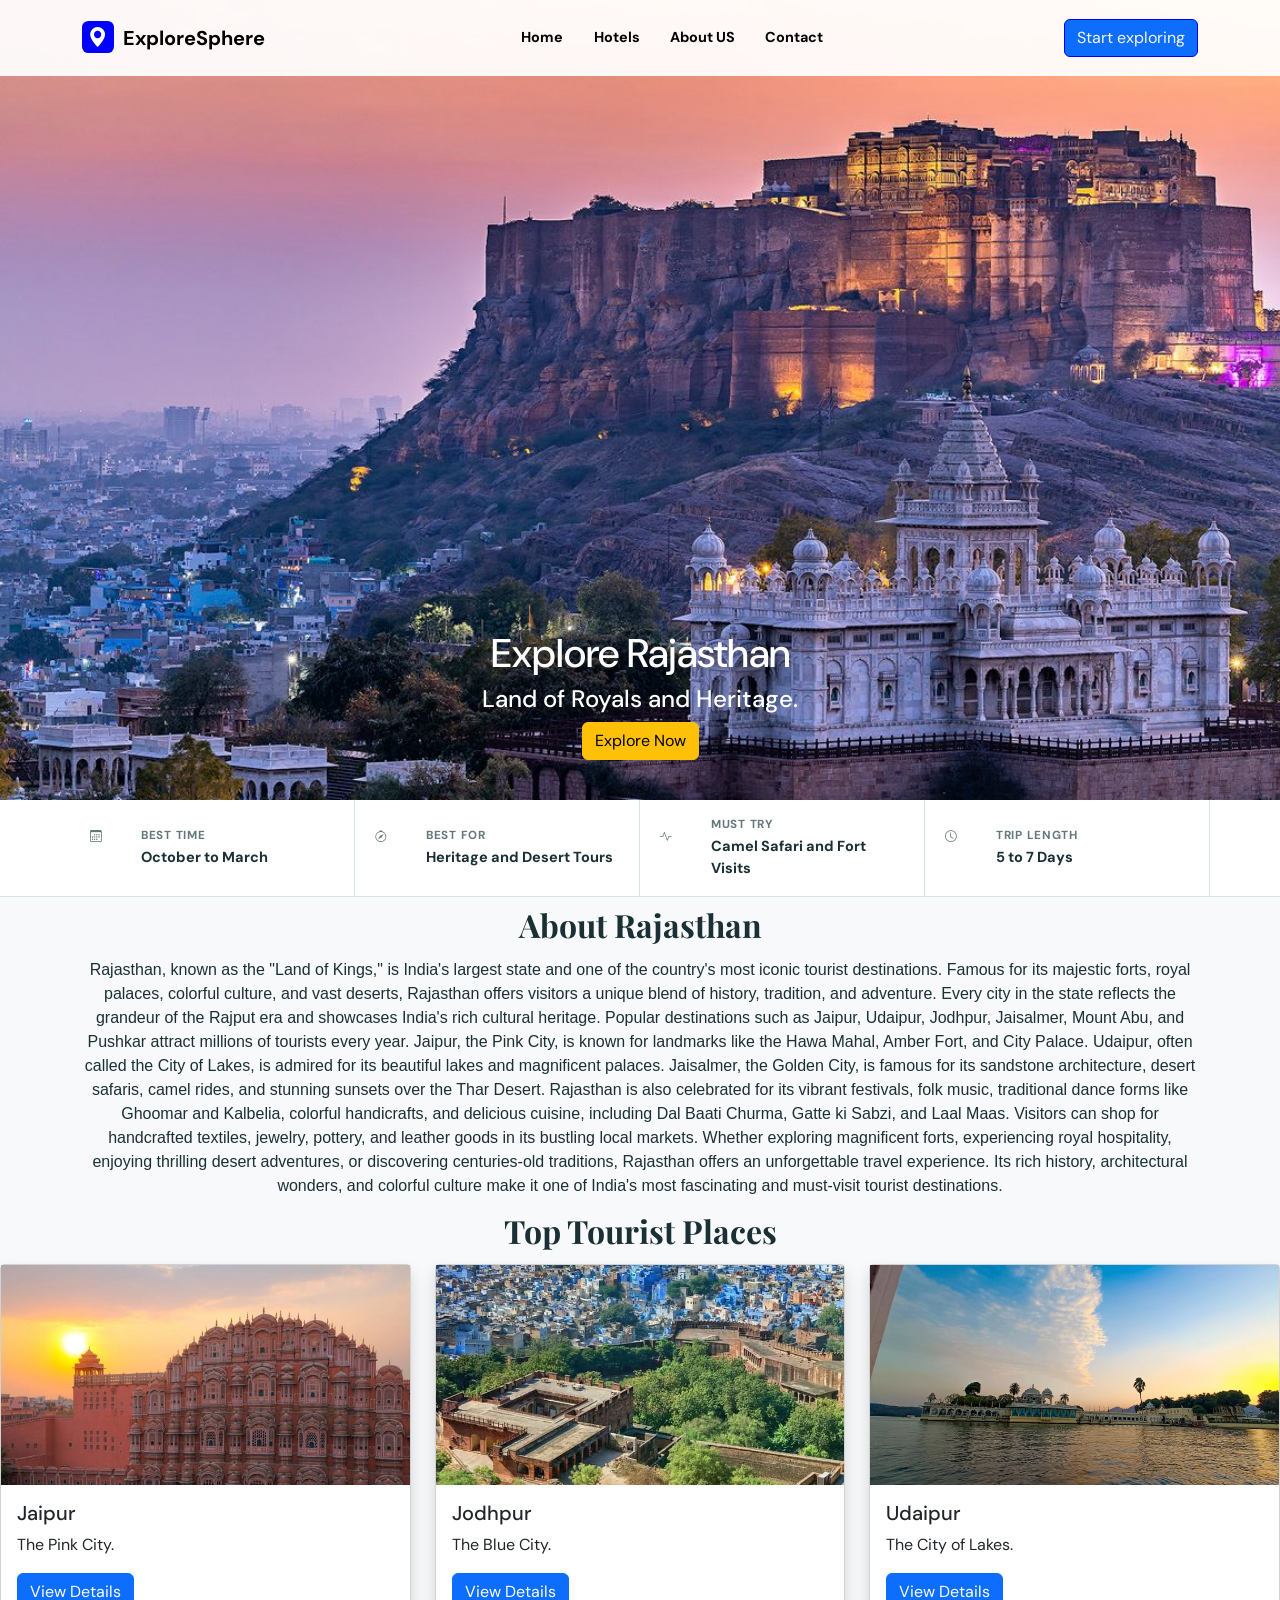
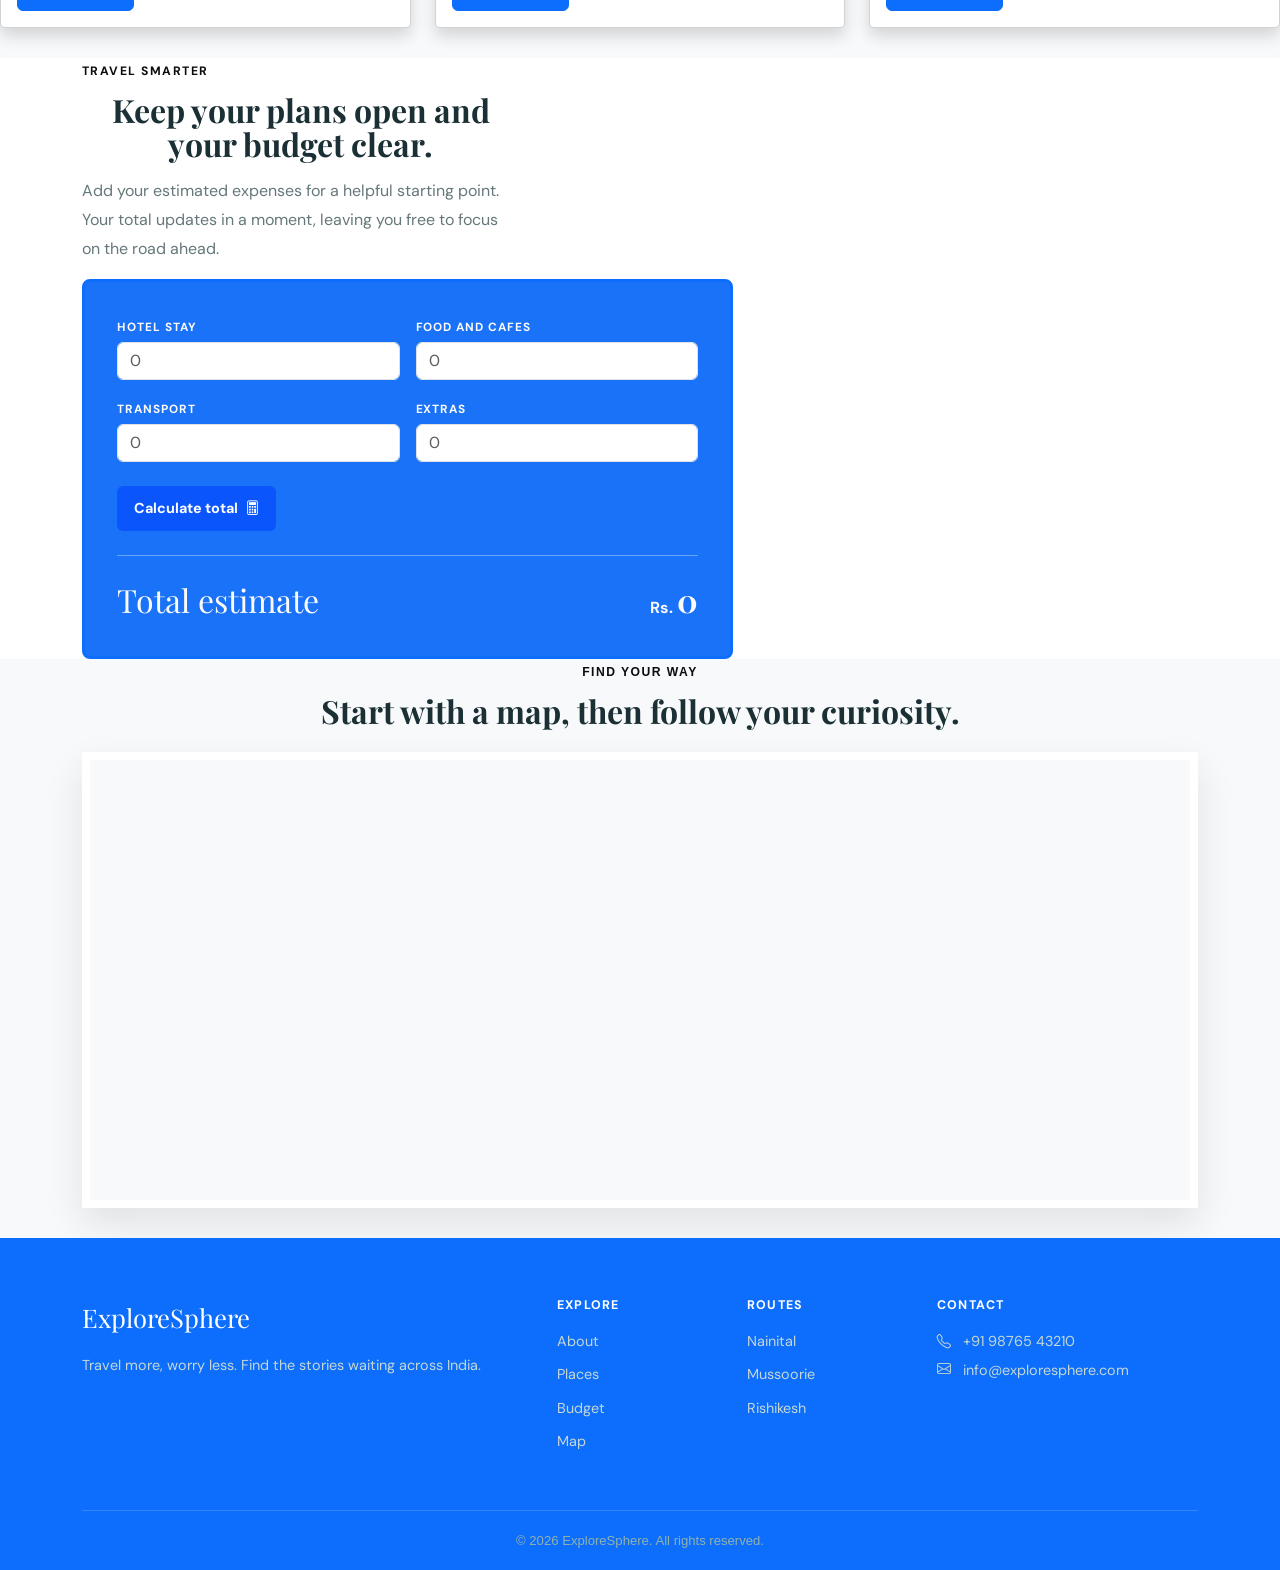
<file: statepage/rajsathan/rajasthan.html>
<!DOCTYPE html>
<html lang="en">
<head>
<meta charset="UTF-8">
<meta name="viewport" content="width=device-width, initial-scale=1.0">
<title>Uttarakhand - Tourist Guide</title>
<!-- Google Fonts -->
    <link
      href="https://fonts.googleapis.com/css2?family=DM+Sans:wght@400;500;600;700&family=Playfair+Display:wght@600;700&display=swap"
      rel="stylesheet"
    />
    <link
      href="https://cdn.jsdelivr.net/npm/bootstrap@5.3.3/dist/css/bootstrap.min.css"
      rel="stylesheet"
    />
    <link
      href="https://cdn.jsdelivr.net/npm/bootstrap-icons@1.11.3/font/bootstrap-icons.min.css"
      rel="stylesheet"
    />

    <!-- Custom CSS -->
    <link rel="stylesheet" href="style.css" />
</head>
<body>

<!-- =========================
     NAVBAR
========================= -->

    <nav class="navbar navbar-expand-lg fixed-top site-nav" id="siteNav">
      <div class="container">
        <a
          class="navbar-brand d-flex align-items-center"
          href="#home"
          aria-label="ExploreSphere home"
        >
        <!--bi-compass-fill  -->
          <span class="brand-mark"><i class="bi bi-geo-alt-fill brand-pin
            "></i></span
          >ExploreSphere
        </a>
        <button
          class="navbar-toggler"
          type="button"
          data-bs-toggle="collapse"
          data-bs-target="#mainNav"
          aria-controls="mainNav"
          aria-expanded="false"
          aria-label="Open navigation"
        >
          <span class="navbar-toggler-icon"></span>
        </button>
        <div class="collapse navbar-collapse" id="mainNav">
          <ul class="navbar-nav mx-lg-auto">
           <li class="nav-item">
             <a class="nav-link" href="../../index.html">Home</a>
            </li>
            <li class="nav-item">
              <a class="nav-link" href="/homepage/Hotels/hotel.html">Hotels</a>
            </li>
            <li class="nav-item">
              <a class="nav-link" href="/homepage/About us/about.html">About US</a>
            </li>
            <li class="nav-item">
              <a class="nav-link" href="/homepage/Contact/contact.html">Contact</a>
            </li>
          </ul>
          <div class="d-flex align-items-center gap-2 mt-3 mt-lg-0">
            
            <a class="btn btn-brand" href="#destinations"
              >Start exploring</a>
          </div>
        </div>
      </div>
    </nav>


    <!-- =========================
     HERO SECTION
========================= -->

    <section class="hero">
      <div class="carousel-inner">
        <div class="carousel-item active">
          <img
            class="image1 d-block w-100 "
            src="/image/rajasthan-city-hero.jpg"
            alt="Uttarakhand"/>

          <div class="carousel-caption">
            <h1>Explore Rajasthan</h1>

            <h4>Land of Royals and Heritage.</h4>

            <a href="#places" class="btn btn-warning"> Explore Now </a>
          </div>
        </div>
      </div>
    </section>
  <!-- =========================
     JOURNEY INFORMATION
========================= -->

    <section class="journey-bar">
      <div class="container">
        <div class="row">
          <!-- Best Time -->

          <div class="col-lg-3 journey-item">
            <span class="journey-icon">
              <i class="bi bi-calendar3"></i>
            </span>

            <div>
              <span> Best time </span>

              <strong> October to March </strong>
            </div>
          </div>

          <!-- Best For -->

          <div class="col-lg-3 journey-item">
            <span class="journey-icon">
              <i class="bi bi-compass"></i>
            </span>

            <div>
              <span> Best for </span>

              <strong> Heritage and Desert Tours </strong>
            </div>
          </div>

          <!-- Must Try -->

          <div class="col-lg-3 journey-item">
            <span class="journey-icon">
              <i class="bi bi-activity"></i>
            </span>

            <div>
              <span> Must try </span>

              <strong> Camel Safari and Fort Visits </strong>
            </div>
          </div>

          <!-- Trip Length -->

          <div class="col-lg-3 journey-item">
            <span class="journey-icon">
              <i class="bi bi-clock"></i>
            </span>

            <div>
              <span> Trip length </span>

              <strong> 5 to 7 Days </strong>
            </div>
          </div>
        </div>
      </div>
    </section>

<!-- About -->
<div class="container">

<h2 class="section-title">About Rajasthan</h2>
<p class="text-center">
Rajasthan, known as the "Land of Kings," is India's largest state and one of the country's most iconic tourist destinations. Famous for its majestic forts, royal palaces, colorful culture, and vast deserts, Rajasthan offers visitors a unique blend of history, tradition, and adventure. Every city in the state reflects the grandeur of the Rajput era and showcases India's rich cultural heritage.

Popular destinations such as Jaipur, Udaipur, Jodhpur, Jaisalmer, Mount Abu, and Pushkar attract millions of tourists every year. Jaipur, the Pink City, is known for landmarks like the Hawa Mahal, Amber Fort, and City Palace. Udaipur, often called the City of Lakes, is admired for its beautiful lakes and magnificent palaces. Jaisalmer, the Golden City, is famous for its sandstone architecture, desert safaris, camel rides, and stunning sunsets over the Thar Desert.

Rajasthan is also celebrated for its vibrant festivals, folk music, traditional dance forms like Ghoomar and Kalbelia, colorful handicrafts, and delicious cuisine, including Dal Baati Churma, Gatte ki Sabzi, and Laal Maas. Visitors can shop for handcrafted textiles, jewelry, pottery, and leather goods in its bustling local markets.

Whether exploring magnificent forts, experiencing royal hospitality, enjoying thrilling desert adventures, or discovering centuries-old traditions, Rajasthan offers an unforgettable travel experience. Its rich history, architectural wonders, and colorful culture make it one of India's most fascinating and must-visit tourist destinations.
</p>
</div>
<h2 id="places" class="section-title">Top Tourist Places</h2>
<div class="card-border">

    <div class="row g-4">
        
        <div class="col-md-4">
            <div class="card shadow">
                <img src="/image/download.png">
                <div class="card-body">
                    <h5>Jaipur</h5>
                    <p>The Pink City.</p>
                    <a href="https://www.incredibleindia.gov.in/en/rajasthan/jaipur"
                    target="_blank"
                    class="btn btn-primary">
                    View Details
                </a>
            </div>
        </div>
    </div>
    
    <div class="col-md-4">
        <div class="card shadow">
            <img src="/image/jodhpur.png">
            <div class="card-body">
                <h5>Jodhpur</h5>
                <p>The Blue City.</p>
                <a href="https://www.incredibleindia.gov.in/en/rajasthan/jodhpur"
                target="_blank"
                class="btn btn-primary">
                View Details
            </a>
        </div>
    </div>
</div>

<div class="col-md-4">
    <div class="card shadow">
        <img src="/image/udaipur.png">
        <div class="card-body">
            <h5>Udaipur</h5>
            <p>The City of Lakes.</p>
            <a href="https://www.incredibleindia.gov.in/en/rajasthan/udaipur" target="_blank" class="btn btn-primary">View Details</a>
        </div>
    </div>
</div>


    <!-- =========================
     BUDGET PLANNER
========================= -->

    <section class="planner section" id="budget">
      <div class="container">
        <div class="row g-5 align-items-center">
          <!-- Budget Information -->

          <div class="col-lg-5">
            <span class="eyebrow"> Travel smarter </span>

            <h2 class="section-title">
              Keep your plans open and your budget clear.
            </h2>

            <p class="section-copy">
              Add your estimated expenses for a helpful starting point. Your
              total updates in a moment, leaving you free to focus on the road
              ahead.
            </p>
          </div>
        </div>
 <!-- Budget Calculator -->

          <div class="col-lg-7">
            <div class="budget-grid">
              <div class="row g-3">
                <div class="col-sm-6 ">
                  <label for="hotel" class="budget-text"> Hotel stay </label>

                  <input
                    id="hotel"
                    class="form-control mt-1"
                    type="number"
                    min="0"
                    placeholder="0"
                  />
                </div>

                <div class="col-sm-6">
                  <label for="food"> Food and cafes </label>

                  <input
                    id="food"
                    class="form-control mt-1"
                    type="number"
                    min="0"
                    placeholder="0"
                  />
                </div>

                <div class="col-sm-6">
                  <label for="transport"> Transport </label>

                  <input
                    id="transport"
                    class="form-control mt-1"
                    type="number"
                    min="0"
                    placeholder="0"
                  />
                </div>

                <div class="col-sm-6">
                  <label for="shopping"> Extras </label>

                  <input
                    id="shopping"
                    class="form-control mt-1"
                    type="number"
                    min="0"
                    placeholder="0"
                  />
                </div>
              </div>

              <button id="calculate" class="btn btn-route mt-4">
                Calculate total

                <i class="bi bi-calculator ms-1"></i>
              </button>

              <div class="budget-total">
                <span> Total estimate </span>

                <strong> Rs. <span id="total">0</span> </strong>
              </div>
            </div>
          </div>
        </div>
      </div>
    </section>

    <!-- =========================
     MAP SECTION
========================= -->

    <section class="map-section section" id="map">
      <div class="container">
        <div class="row mb-4">
          <div class="col-12 text-center">
            <span class="eyebrow"> Find your way </span>

            <h2 class="section-title mb-0">
              Start with a map, then follow your curiosity.
            </h2>
          </div>
        </div>

        <div class="map-shell">
          <iframe
            title="Map of Uttarakhand"
            loading="lazy"
            src="https://www.google.com/maps?q=uttarakhand&output=embed"
          >
          </iframe>
        </div>
      </div>
    </section>

    <!-- =========================
     FOOTER
========================= -->

    <footer class="footer">
      <!-- Content stays centered -->
      <div class="container">
        <div class="row g-4">
          <!-- Brand -->

          <div class="col-lg-5">
            <div class="footer-brand">ExploreSphere</div>

            <p class="mt-3 mb-0">
              Travel more, worry less. Find the stories waiting across India.
            </p>
          </div>

          <!-- Explore Links -->

          <div class="col-6 col-lg-2">
            <h3 class="footer-heading">Explore</h3>

            <ul class="footer-links">
              <li>
                <a href="#about"> About </a>
              </li>

              <li>
                <a href="#places"> Places </a>
              </li>

              <li>
                <a href="#budget"> Budget </a>
              </li>

              <li>
                <a href="#map"> Map </a>
              </li>
            </ul>
          </div>

          <!-- Routes -->

          <div class="col-6 col-lg-2">
            <h3 class="footer-heading">Routes</h3>

            <ul class="footer-links">
              <li>
                <a href="#places"> Nainital </a>
              </li>

              <li>
                <a href="#places"> Mussoorie </a>
              </li>

              <li>
                <a href="#places"> Rishikesh </a>
              </li>
            </ul>
          </div>

          <!-- Contact -->

          <div class="col-lg-3">
            <h3 class="footer-heading">Contact</h3>

            <p class="mb-1">
              <i class="bi bi-telephone me-2"></i>

              +91 98765 43210
            </p>

            <p class="mb-0">
              <i class="bi bi-envelope me-2"></i>

              info@exploresphere.com
            </p>
          </div>
        </div>

        <!-- Copyright -->

        <div class="footer-bottom text-center">
          &copy
          <span id="year"></span>
          ExploreSphere. All rights reserved.
        </div>
      </div>
    </footer>

 <!-- =========================
     JAVASCRIPT
========================= -->

    <script>
      // Budget Calculator

      document
        .getElementById("calculate")
        .addEventListener("click", function () {
          let hotel = Number(document.getElementById("hotel").value) || 0;

          let food = Number(document.getElementById("food").value) || 0;

          let transport =
            Number(document.getElementById("transport").value) || 0;

          let shopping = Number(document.getElementById("shopping").value) || 0;

          let total = hotel + food + transport + shopping;

          document.getElementById("total").textContent =
            total.toLocaleString("en-IN");
        });

      // Current Year

      document.getElementById("year").textContent = new Date().getFullYear();
    </script>

    <!-- Bootstrap JavaScript -->

    <script src="https://cdn.jsdelivr.net/npm/bootstrap@5.3.3/dist/js/bootstrap.bundle.min.js"></script>
    <script>
      document.getElementById("calculate").addEventListener("click", () => {
        const ids = ["hotel", "food", "transport", "shopping"];
        document.getElementById("total").textContent = ids
          .reduce(
            (sum, id) => sum + (Number(document.getElementById(id).value) || 0),
            0,
          )
          .toLocaleString("en-IN");
      });
      document.getElementById("year").textContent = new Date().getFullYear();
    </script>
  </body>
</html>
</file>
<file: statepage/rajsathan/style.css>
/* ==========================================================
   GLOBAL STYLES
========================================================== */

:root {
    --ink: #1b3035;
    --muted: #65777a;
    --sky: #26728a;
    --sky-dark: #16556a;
    --orange: #0c0c0c;
    --mist: #e9f3f2;
    --paper: #ffffff;
    --line: #d5e3e2;
}

* {
    box-sizing: border-box;
}

html {
    scroll-behavior: smooth;
}

body {
    font-family: "DM Sans", Arial, Helvetica, sans-serif;
    background: #f8f9fa;
    color: var(--ink);
    overflow-x: hidden;
}

a {
    text-decoration: none;
}

section {
    scroll-margin-top: 80px;
}


/* ==========================================================
   NAVBAR
========================================================== */

.site-nav {
        background: rgba(255, 255, 255, 0.929);
        min-height: 76px;
        transition:
          background 180ms ease,
          box-shadow 180ms ease;
      }
      .site-nav.scrolled {
        background: rgba(255, 255, 255, 0.97);
        box-shadow: 0 8px 26px rgba(18, 48, 53, 0.12);
      }
      .navbar-brand {
        color: #000000 !important;
        font-weight: 700;
      }
      .site-nav.scrolled .navbar-brand,
      .site-nav.scrolled .nav-link {
        color: var(--ink) !important;
      }
      .brand-pin {
        align-items: center;
        background: blue;
        border-radius: 20%;
        color: #fff;
        display: inline-flex;
        height: 32px;
        justify-content: center;
        margin-right: 0.55rem;
        width: 32px;
      }

/* ==========================================================
   NAVIGATION LINKS
========================================================== */

.nav-link {
        color: #000000 !important;
        font-size: 0.9rem;
        font-weight: 700;
        margin: 0 0.25rem;
        padding: 0.55rem 0.7rem !important;
      }
      .nav-link:hover,
      .nav-link.active {
        color: var(--orange) !important;
      }
      .nav-link.active {
        text-decoration: underline;
        text-decoration-color: var(--orange);
        text-underline-offset: 7px;
        text-decoration-thickness: 2px;
      }


/* ==========================================================
   NAVBAR TOGGLER
========================================================== */

.navbar-toggler {
        border-color: rgba(255, 255, 255, 0.5);
      }
      .site-nav.scrolled .navbar-toggler {
        border-color: var(--line);
      }
 navbar-toggler {
        border: 1px solid var(--line) !important;
        border-radius: 6px;
        padding: 0.38rem 0.55rem;
      }
      .navbar-toggler:focus {
        box-shadow: 0 0 0 0.18rem rgba(15, 107, 86, 0.2);
      }

/* ==========================================================
   BUTTONS
========================================================== */

.btn-route {
        background: blue;
        border: 1px solid blue;
        border-radius: 6px;
        color: #fff;
        font-size: 0.9rem;
        font-weight: 700;
        padding: 0.72rem 1.05rem;
        transition:
          transform 180ms ease,
          background 180ms ease;
      }
      .btn-route:hover {
        background: #cf6930;
        border-color: #cf6930;
        color: #fff;
        transform: translateY(-2px);
      }
      .btn-outline-route {
        border: 1px solid var(--sky);
        border-radius: 6px;
        color: var(--sky);
        font-size: 0.9rem;
        font-weight: 700;
        padding: 0.7rem 1.05rem;
      }
      .btn-outline-route:hover {
        background: var(--sky);
        color: #fff;
      }
.btn-brand {
        background: #0d6efd;
        border-color: blue;
        color: #f8f4f4;
      }
      .btn-brand:hover {
        background: #236cf4;
        border-color: #f7be51;
      }
      .btn-outline-light {
        border-radius: 6px;
        font-weight: 700;
        padding: 0.78rem 1.22rem;
      }
/* ==========================================================
   HERO IMAGE
========================================================== */

.image1 {
    height: 800px;
    object-fit: cover;
}


/* ==========================================================
   JOURNEY BAR
========================================================== */

.journey-bar {
        background: var(--paper);
        border-bottom: 1px solid var(--line);
      }
      .journey-item {
        align-items: center;
        border-right: 1px solid var(--line);
        display: flex;
        gap: 0.75rem;
        min-height: 96px;
        padding: 1rem 1.25rem;
      }
      
     .journey-item span {
    color: var(--muted);
    display: block;
    font-size: 0.73rem;
    font-weight: 700;
    letter-spacing: 0.06em;
    text-transform: uppercase;
}
.journey-icon {
    align-items: center;
    /* background: var(--mist); */
    border-radius: 50%;
    color: var(--sky);
    /* display: inline-flex; */
    flex: 0 0 39px;
    height: 39px;
    justify-content: center;
}
      .journey-item strong {
        display: block;
        font-size: 0.91rem;
        margin-top: 0.18rem;
      }





/* ==========================================================
   SECTION HEADINGS
========================================================== */

.text-center{
    font-family:'Gill Sans', 'Gill Sans MT', Calibri, 'Trebuchet MS', sans-serif;
    font-size: medium;
}

.section-title{
    text-align:center;
    margin:50px 0 30px;
    font-weight:bold;
}
 .section-title {
        font-family: "Playfair Display", serif;
        font-size: clamp(100px);
         /* clamp(2.1rem, 4vw, 3.5rem); */
        line-height: 1.06;
        margin: 0.7rem 0 1rem;
      }
.section-copy {
        color: var(--muted);
        line-height: 1.8;
      }
       .eyebrow {
        color: var(--orange);
        font-size: 0.76rem;
        font-weight: 700;
        letter-spacing: 0.12em;
        text-transform: uppercase;
      }

/* ==========================================================
   CARDS & GALLERY
========================================================== */
.card{
    border-radius: 5px;
     /* border: 2px solid rgba(157, 157, 157, 0.622); */
     position: relative;
     bottom: 0px;
    transition: all 0.5s;
}
.card:hover{
    box-shadow: 0px 10px 10px 4px rgba(157, 157, 157, 0.618);
         bottom: 10px;
}
.card img{
    height:220px;
    object-fit:cover;
}
.gallery img{
    width:100%;
    height:220px;
    object-fit:cover;
    border-radius:10px;
}


/* ==========================================================
   WEATHER & BUDGET
========================================================== */

.weather-box,.budget-box{
    background:#fff;
    padding:25px;
    border-radius:10px;
    box-shadow:0 0 10px rgba(0,0,0,.1);
}
.planner {
        background: var(--paper);
        margin-top: 30px;
      }
      .budget-grid {
    background: #1972f8;
    border: 3px solid #0d6efd;
    border-radius: 8px;
    padding: 2rem;
}
      .budget-grid label {
        color: #fcfafa;
        font-size: 0.74rem;
        font-weight: 700;
        letter-spacing: 0.08em;
        text-transform: uppercase;
      }
      
      .budget-grid.form-control {
        border: 1px solid transparent;
        border-radius: 5px;
        min-height: 50px;
      }
      
      /* .form-control:focus */
      .budget-grid.form-control:focus  {
        border-color: var(--orange);
        box-shadow: 0 0 0 0.2rem rgba(228, 125, 61, 0.25);

      }
      .budget-total {
        align-items: center;
        border-top: 1px solid rgba(255, 255, 255, 0.35);
        color: #fbfafa;
        display: flex;
        justify-content: space-between;
        margin-top: 1.5rem;
        padding-top: 1.25rem;
      }
      .btn-route {
    background-color: #0044ff9d;
    color: white;
    border: none;
}
      .budget-total span {
        font-family: "Playfair Display", serif;
        font-size: 2rem;
      }
/* ==========================================================
   MAP SECTION
========================================================== */

.map-shell {
        border: 8px solid var(--paper);
        box-shadow: 0 16px 35px rgba(27, 48, 53, 0.11);
      }
      .map-shell iframe {
        border: 0;
        display: block;
        height: 440px;
        width: 100%;
      }

/* ==========================================================
   FOOTER
========================================================== */

   .footer{
    width:100%;
    background:#0d6efd;
    color:white;
    margin-top: 30px;
    padding:60px 0 20px;
}
      .footer-brand {
        color: #fff;
        font-family: "Playfair Display", serif;
        font-size: 1.6rem;
      }
      .footer-heading {
        color: #fff;
        font-size: 0.78rem;
        font-weight: 700;
        letter-spacing: 0.1em;
        margin-bottom: 1rem;
        text-transform: uppercase;
      }
      footer p,
      footer a {
        color: #c4d7d5;
        font-size: 0.9rem;
        line-height: 1.7;
      }
      footer a:hover {
        color: #fff;
      }
      .footer-links {
        list-style: none;
        margin: 0;
        padding: 0;
      }
      .footer-links li {
        margin-bottom: 0.55rem;
      }
      .footer-bottom {
        border-top: 1px solid rgba(255, 255, 255, 0.17);
        color: #91b1ae;
        font-size: 0.82rem;
        margin-top: 3rem;
        padding-top: 1.2rem;
      }
      
      @media (max-width: 991.98px) {
        .site-nav {
           background: rgba(255, 255, 255, 0.929);
        }
        .site-nav.scrolled {
          background: rgba(255, 255, 255, 0.97);
        }
        .navbar-collapse {
          background: #fff;
          border-radius: 8px;
          margin-top: 0.7rem;
          padding: 0.7rem;
        }
        .navbar-collapse .nav-link {
          color: var(--ink) !important;
        }
        .journey-item {
          border-bottom: 1px solid var(--line);
          border-right: 0;
          min-height: 78px;
        }
        .about-visual {
          min-height: 420px;
        }
      }
      @media (max-width: 767.98px) {
        .hero {
          min-height: 640px;
          padding-bottom: 3.5rem;
        }
        .hero h1 {
          font-size: 3.45rem;
        }
        .section {
          padding: 4.5rem 0;
        }
        .altitude-note {
          right: 12px;
        }
        .budget-grid {
          padding: 1.25rem;
        }
      }
</file>
